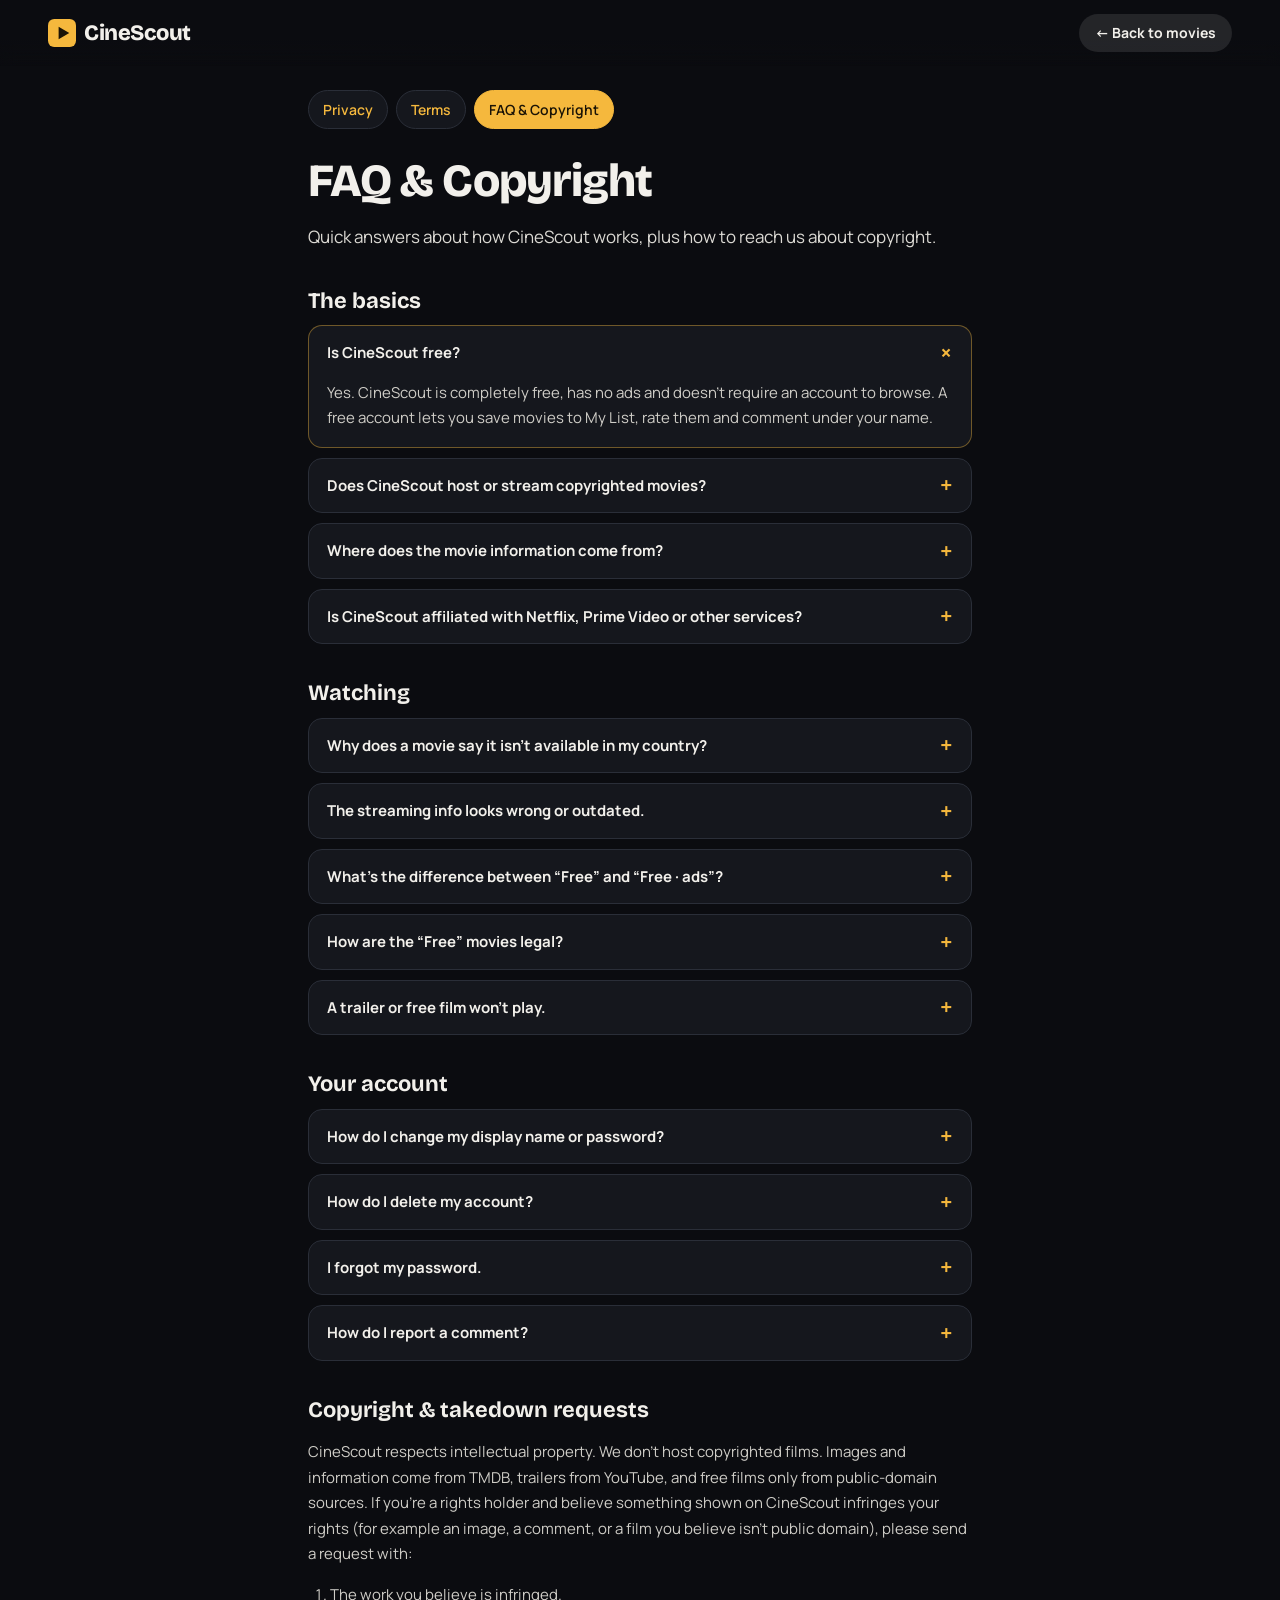
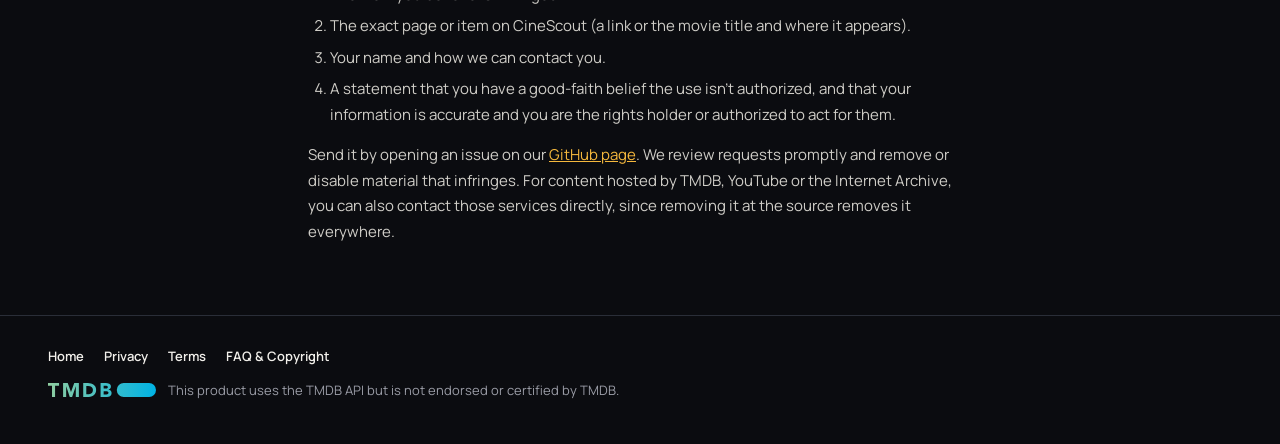
<file: faq.html>
<!doctype html>
<html lang="en">
<head>
  <meta charset="utf-8">
  <meta name="viewport" content="width=device-width, initial-scale=1">
  <title>FAQ &amp; Copyright – CineScout</title>
  <meta name="description" content="Answers about CineScout: is it free, does it host movies, why a movie isn't available in your country, how free classics are legal, and how to send a copyright takedown request.">
  <link rel="canonical" href="https://cinescout-jcs8.onrender.com/faq.html">
  <link rel="icon" href="favicon.svg" type="image/svg+xml">
  <link rel="icon" href="favicon-32.png" type="image/png" sizes="32x32">
  <link rel="apple-touch-icon" href="apple-touch-icon.png">
  <meta name="theme-color" content="#0b0c10">
  <link rel="preconnect" href="https://fonts.googleapis.com">
  <link rel="preconnect" href="https://fonts.gstatic.com" crossorigin>
  <link href="https://fonts.googleapis.com/css2?family=Bricolage+Grotesque:opsz,wght@12..96,600;12..96,800&family=Manrope:wght@400;500;600;700&display=swap" rel="stylesheet">
  <link rel="stylesheet" href="styles.css">
  <script type="application/ld+json">
  {
    "@context": "https://schema.org",
    "@type": "FAQPage",
    "mainEntity": [
      { "@type": "Question", "name": "Is CineScout free?",
        "acceptedAnswer": { "@type": "Answer", "text": "Yes. CineScout is completely free, has no ads and doesn't require an account to browse. A free account lets you save movies, rate and comment." } },
      { "@type": "Question", "name": "Does CineScout host or stream copyrighted movies?",
        "acceptedAnswer": { "@type": "Answer", "text": "No. CineScout doesn't host any copyrighted films. It shows movie information from TMDB and links to official services like Netflix, Prime Video and Disney+. The only films that play on CineScout are public-domain titles from the Internet Archive." } },
      { "@type": "Question", "name": "Why does a movie say it isn't available in my country?",
        "acceptedAnswer": { "@type": "Answer", "text": "Streaming rights differ by country. CineScout shows availability for the country selected under Where to watch on each movie. Try another country, or check back later because catalogs change often." } },
      { "@type": "Question", "name": "How are the free movies legal?",
        "acceptedAnswer": { "@type": "Answer", "text": "Films marked Free are in the public domain or openly licensed, for example because their copyright expired. They play from the Internet Archive's official player." } },
      { "@type": "Question", "name": "How do I report a copyright problem?",
        "acceptedAnswer": { "@type": "Answer", "text": "Open an issue on CineScout's GitHub page describing the content, where it appears on CineScout and your contact details. We review requests promptly and remove infringing material." } }
    ]
  }
  </script>
</head>
<body class="legal-page">
  <header class="topbar">
    <a class="brand" href="./" aria-label="CineScout home">
      <svg class="brand-mark" viewBox="0 0 100 100" aria-hidden="true"><rect width="100" height="100" rx="22" fill="#f5b83d"/><path d="M38 28 L76 50 L38 72 Z" fill="#1a1306"/></svg>CineScout
    </a>
    <a class="btn btn-ghost btn-sm legal-back" href="./">← Back to movies</a>
  </header>

  <main class="legal">
    <nav class="legal-tabs" aria-label="Site information">
      <a href="privacy.html">Privacy</a>
      <a href="terms.html">Terms</a>
      <a href="faq.html" aria-current="page">FAQ &amp; Copyright</a>
    </nav>

    <h1>FAQ &amp; Copyright</h1>
    <p class="lead">Quick answers about how CineScout works, plus how to reach us about copyright.</p>

    <h2>The basics</h2>
    <details open>
      <summary>Is CineScout free?</summary>
      <p>Yes. CineScout is completely free, has no ads and doesn't require an account to browse. A free account lets you save movies to My List, rate them and comment under your name.</p>
    </details>
    <details>
      <summary>Does CineScout host or stream copyrighted movies?</summary>
      <p>No. CineScout doesn't host, upload or distribute copyrighted films or shows. It shows movie information from TMDB and sends you to official services such as Netflix, Prime Video, Disney+ or Apple TV to watch. The only full films that play on CineScout are public-domain titles from the Internet Archive.</p>
    </details>
    <details>
      <summary>Where does the movie information come from?</summary>
      <p>Titles, posters, cast, ratings and trailers links come from <a href="https://www.themoviedb.org/" target="_blank" rel="noopener">The Movie Database (TMDB)</a>. Streaming availability is provided by <a href="https://www.justwatch.com/" target="_blank" rel="noopener">JustWatch</a> through TMDB. Trailers play from YouTube. CineScout uses the TMDB API but isn't endorsed or certified by TMDB.</p>
    </details>
    <details>
      <summary>Is CineScout affiliated with Netflix, Prime Video or other services?</summary>
      <p>No. We're not affiliated with, endorsed by or paid by any streaming service, studio or distributor. Buttons simply open a search for the title on that service's own website. All trademarks and logos belong to their owners.</p>
    </details>

    <h2>Watching</h2>
    <details>
      <summary>Why does a movie say it isn't available in my country?</summary>
      <p>Streaming rights differ by country. Each movie's <strong>Where to watch</strong> section uses the country shown next to it, which is detected from your browser. Pick another country to compare, and check back later because catalogs change often.</p>
    </details>
    <details>
      <summary>The streaming info looks wrong or outdated.</summary>
      <p>Availability comes from third parties and can lag behind real changes. Always confirm on the service itself before subscribing, renting or buying.</p>
    </details>
    <details>
      <summary>What's the difference between “Free” and “Free · ads”?</summary>
      <p><strong>Free</strong> movies are public-domain classics that play right here on CineScout. <strong>Free · ads</strong> movies stream free, usually with ads, on official services in your country such as Tubi, Plex, The Roku Channel, Pluto TV or YouTube. CineScout links you to that service; it doesn't stream those films itself. Turn on <strong>Free to watch</strong> in the filters to browse them. Kanopy and Hoopla are also free, with a public library card.</p>
    </details>
    <details>
      <summary>How are the “Free” movies legal?</summary>
      <p>Films marked <strong>Free</strong> are in the public domain or openly licensed, often because their copyright expired or was never renewed. Examples include <em>Night of the Living Dead</em> (1968), <em>Nosferatu</em> (1922) and <em>His Girl Friday</em> (1940). They play from the Internet Archive's official player. Public-domain status can differ by country, so please follow your local laws.</p>
    </details>
    <details>
      <summary>A trailer or free film won't play.</summary>
      <p>Videos are played by YouTube or the Internet Archive. Ad blockers, privacy extensions or a slow connection can stop them from loading, so try disabling the extension for this site or refreshing the page.</p>
    </details>

    <h2>Your account</h2>
    <details>
      <summary>How do I change my display name or password?</summary>
      <p>Sign in, click your initial in the top bar and choose <strong>Account settings</strong>. Changing your name also updates it on your older comments.</p>
    </details>
    <details>
      <summary>How do I delete my account?</summary>
      <p>Go to <strong>Account settings → Delete account</strong>. This permanently erases your account, My List, ratings and comments immediately.</p>
    </details>
    <details>
      <summary>I forgot my password.</summary>
      <p>Click <strong>Sign in → Forgot password?</strong> and we'll email you a reset link. Check your spam folder if it doesn't arrive within a few minutes.</p>
    </details>
    <details>
      <summary>How do I report a comment?</summary>
      <p>Click <strong>Report</strong> next to any comment. Reports are private, and we remove comments that break the <a href="terms.html">Terms of Use</a>.</p>
    </details>

    <h2 id="copyright">Copyright &amp; takedown requests</h2>
    <p>CineScout respects intellectual property. We don't host copyrighted films. Images and information come from TMDB, trailers from YouTube, and free films only from public-domain sources. If you're a rights holder and believe something shown on CineScout infringes your rights (for example an image, a comment, or a film you believe isn't public domain), please send a request with:</p>
    <ol>
      <li>The work you believe is infringed.</li>
      <li>The exact page or item on CineScout (a link or the movie title and where it appears).</li>
      <li>Your name and how we can contact you.</li>
      <li>A statement that you have a good-faith belief the use isn't authorized, and that your information is accurate and you are the rights holder or authorized to act for them.</li>
    </ol>
    <p>Send it by opening an issue on our <a href="https://github.com/iton123445/CineScout/issues" target="_blank" rel="noopener">GitHub page</a>. We review requests promptly and remove or disable material that infringes. For content hosted by TMDB, YouTube or the Internet Archive, you can also contact those services directly, since removing it at the source removes it everywhere.</p>
  </main>

  <footer class="footer">
    <nav class="footer-links" aria-label="Site information">
      <a href="./">Home</a><a href="privacy.html">Privacy</a><a href="terms.html">Terms</a><a href="faq.html">FAQ &amp; Copyright</a>
    </nav>
    <p class="tmdb-credit"><a href="https://www.themoviedb.org/" target="_blank" rel="noopener"><img src="tmdb-logo.svg" alt="TMDB" width="110" height="14"></a>
      This product uses the TMDB API but is not endorsed or certified by TMDB.</p>
  </footer>
</body>
</html>
</file>
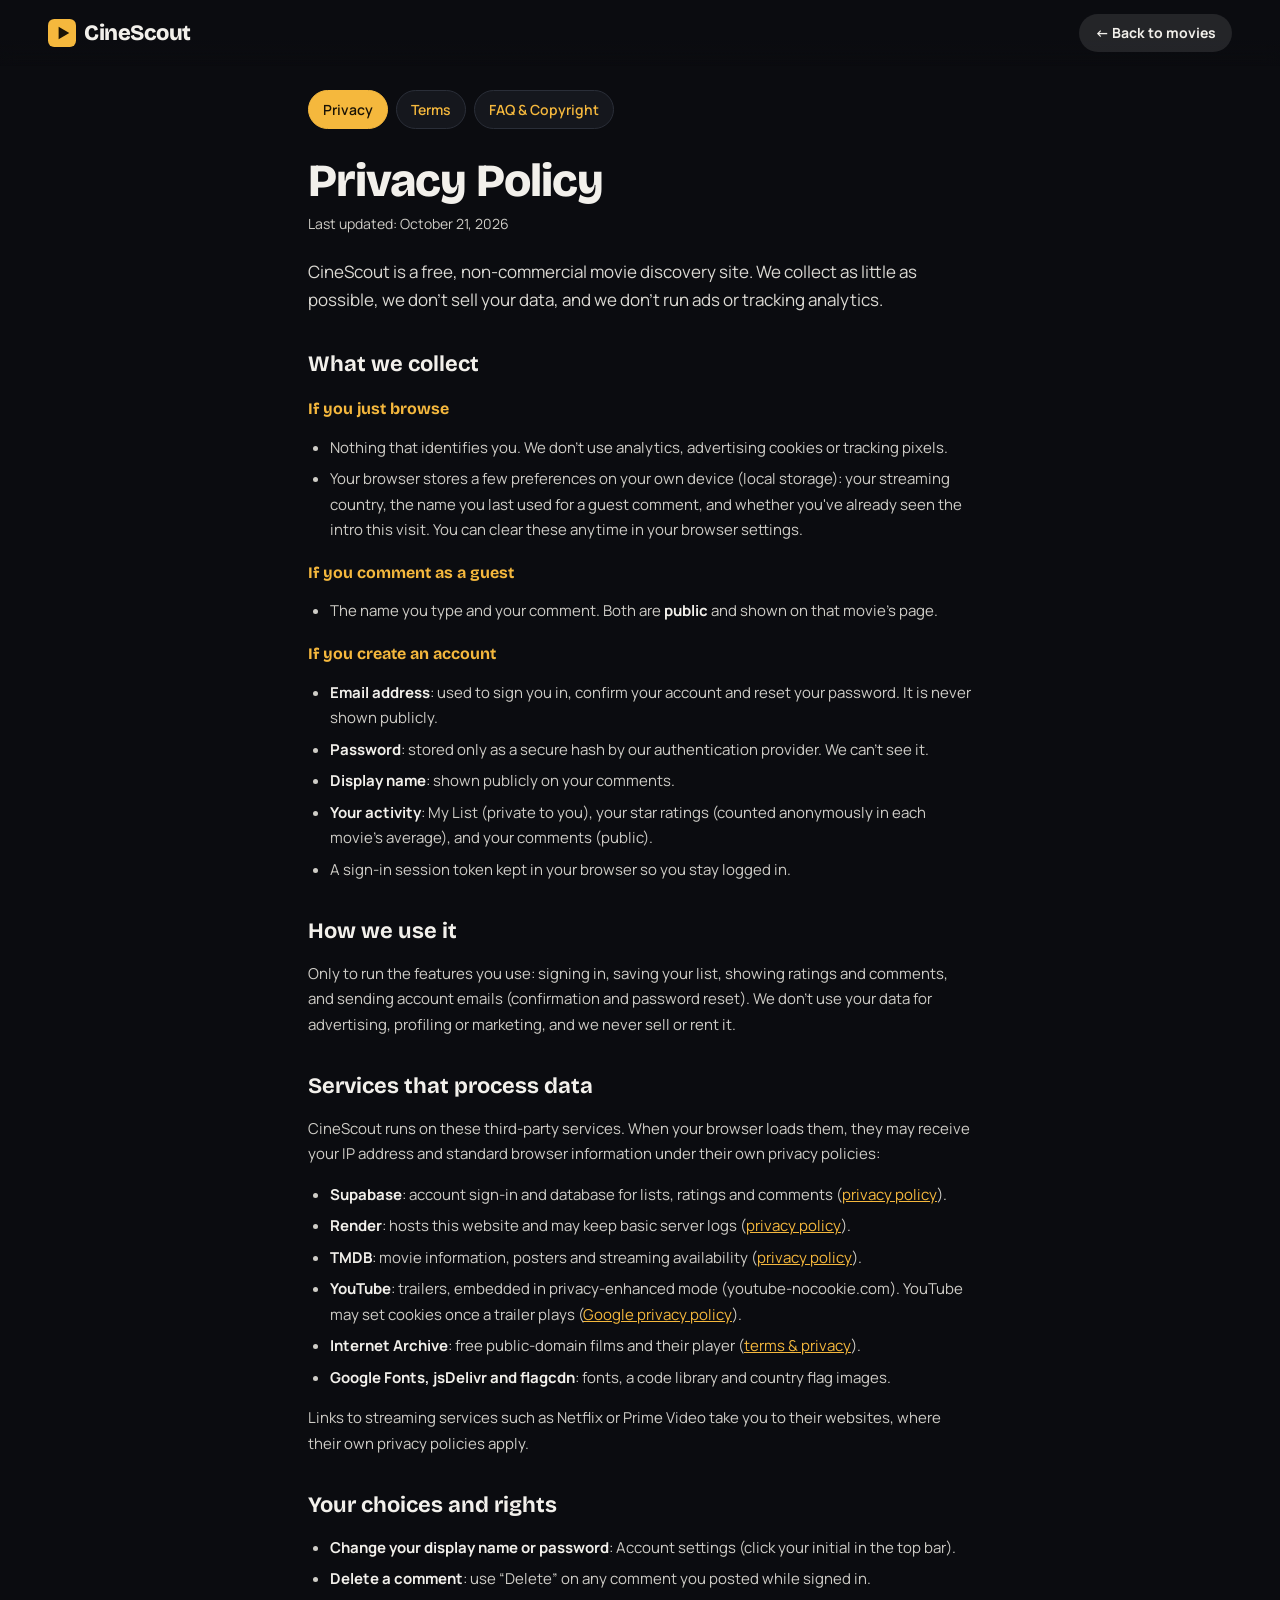
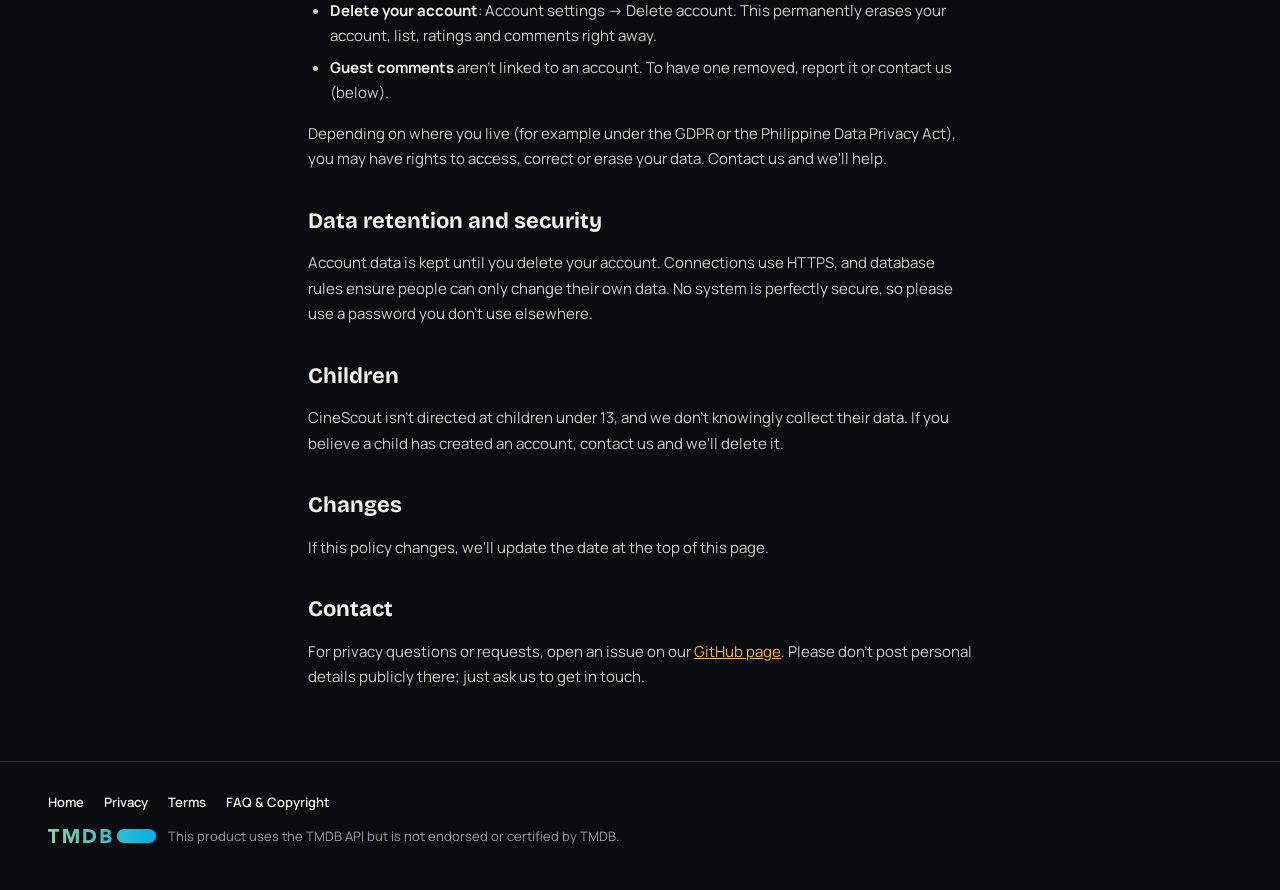
<file: privacy.html>
<!doctype html>
<html lang="en">
<head>
  <meta charset="utf-8">
  <meta name="viewport" content="width=device-width, initial-scale=1">
  <title>Privacy Policy – CineScout</title>
  <meta name="description" content="What CineScout collects, why, which services process it, and how to delete your account and data.">
  <link rel="canonical" href="https://cinescout-jcs8.onrender.com/privacy.html">
  <link rel="icon" href="favicon.svg" type="image/svg+xml">
  <link rel="icon" href="favicon-32.png" type="image/png" sizes="32x32">
  <link rel="apple-touch-icon" href="apple-touch-icon.png">
  <meta name="theme-color" content="#0b0c10">
  <link rel="preconnect" href="https://fonts.googleapis.com">
  <link rel="preconnect" href="https://fonts.gstatic.com" crossorigin>
  <link href="https://fonts.googleapis.com/css2?family=Bricolage+Grotesque:opsz,wght@12..96,600;12..96,800&family=Manrope:wght@400;500;600;700&display=swap" rel="stylesheet">
  <link rel="stylesheet" href="styles.css">
</head>
<body class="legal-page">
  <header class="topbar">
    <a class="brand" href="./" aria-label="CineScout home">
      <svg class="brand-mark" viewBox="0 0 100 100" aria-hidden="true"><rect width="100" height="100" rx="22" fill="#f5b83d"/><path d="M38 28 L76 50 L38 72 Z" fill="#1a1306"/></svg>CineScout
    </a>
    <a class="btn btn-ghost btn-sm legal-back" href="./">← Back to movies</a>
  </header>

  <main class="legal">
    <nav class="legal-tabs" aria-label="Site information">
      <a href="privacy.html" aria-current="page">Privacy</a>
      <a href="terms.html">Terms</a>
      <a href="faq.html">FAQ &amp; Copyright</a>
    </nav>

    <h1>Privacy Policy</h1>
    <p class="legal-updated">Last updated: October 21, 2026</p>

    <p class="lead">CineScout is a free, non-commercial movie discovery site. We collect as little as possible, we don't sell your data, and we don't run ads or tracking analytics.</p>

    <h2>What we collect</h2>
    <h3>If you just browse</h3>
    <ul>
      <li>Nothing that identifies you. We don't use analytics, advertising cookies or tracking pixels.</li>
      <li>Your browser stores a few preferences on your own device (local storage): your streaming country, the name you last used for a guest comment, and whether you've already seen the intro this visit. You can clear these anytime in your browser settings.</li>
    </ul>
    <h3>If you comment as a guest</h3>
    <ul>
      <li>The name you type and your comment. Both are <strong>public</strong> and shown on that movie's page.</li>
    </ul>
    <h3>If you create an account</h3>
    <ul>
      <li><strong>Email address</strong>: used to sign you in, confirm your account and reset your password. It is never shown publicly.</li>
      <li><strong>Password</strong>: stored only as a secure hash by our authentication provider. We can't see it.</li>
      <li><strong>Display name</strong>: shown publicly on your comments.</li>
      <li><strong>Your activity</strong>: My List (private to you), your star ratings (counted anonymously in each movie's average), and your comments (public).</li>
      <li>A sign-in session token kept in your browser so you stay logged in.</li>
    </ul>

    <h2>How we use it</h2>
    <p>Only to run the features you use: signing in, saving your list, showing ratings and comments, and sending account emails (confirmation and password reset). We don't use your data for advertising, profiling or marketing, and we never sell or rent it.</p>

    <h2>Services that process data</h2>
    <p>CineScout runs on these third-party services. When your browser loads them, they may receive your IP address and standard browser information under their own privacy policies:</p>
    <ul>
      <li><strong>Supabase</strong>: account sign-in and database for lists, ratings and comments (<a href="https://supabase.com/privacy" target="_blank" rel="noopener">privacy policy</a>).</li>
      <li><strong>Render</strong>: hosts this website and may keep basic server logs (<a href="https://render.com/privacy" target="_blank" rel="noopener">privacy policy</a>).</li>
      <li><strong>TMDB</strong>: movie information, posters and streaming availability (<a href="https://www.themoviedb.org/privacy-policy" target="_blank" rel="noopener">privacy policy</a>).</li>
      <li><strong>YouTube</strong>: trailers, embedded in privacy-enhanced mode (youtube-nocookie.com). YouTube may set cookies once a trailer plays (<a href="https://policies.google.com/privacy" target="_blank" rel="noopener">Google privacy policy</a>).</li>
      <li><strong>Internet Archive</strong>: free public-domain films and their player (<a href="https://archive.org/about/terms" target="_blank" rel="noopener">terms &amp; privacy</a>).</li>
      <li><strong>Google Fonts, jsDelivr and flagcdn</strong>: fonts, a code library and country flag images.</li>
    </ul>
    <p>Links to streaming services such as Netflix or Prime Video take you to their websites, where their own privacy policies apply.</p>

    <h2>Your choices and rights</h2>
    <ul>
      <li><strong>Change your display name or password</strong>: Account settings (click your initial in the top bar).</li>
      <li><strong>Delete a comment</strong>: use “Delete” on any comment you posted while signed in.</li>
      <li><strong>Delete your account</strong>: Account settings → Delete account. This permanently erases your account, list, ratings and comments right away.</li>
      <li><strong>Guest comments</strong> aren't linked to an account. To have one removed, report it or contact us (below).</li>
    </ul>
    <p>Depending on where you live (for example under the GDPR or the Philippine Data Privacy Act), you may have rights to access, correct or erase your data. Contact us and we'll help.</p>

    <h2>Data retention and security</h2>
    <p>Account data is kept until you delete your account. Connections use HTTPS, and database rules ensure people can only change their own data. No system is perfectly secure, so please use a password you don't use elsewhere.</p>

    <h2>Children</h2>
    <p>CineScout isn't directed at children under 13, and we don't knowingly collect their data. If you believe a child has created an account, contact us and we'll delete it.</p>

    <h2>Changes</h2>
    <p>If this policy changes, we'll update the date at the top of this page.</p>

    <h2>Contact</h2>
    <p>For privacy questions or requests, open an issue on our <a href="https://github.com/iton123445/CineScout/issues" target="_blank" rel="noopener">GitHub page</a>. Please don't post personal details publicly there; just ask us to get in touch.</p>
  </main>

  <footer class="footer">
    <nav class="footer-links" aria-label="Site information">
      <a href="./">Home</a><a href="privacy.html">Privacy</a><a href="terms.html">Terms</a><a href="faq.html">FAQ &amp; Copyright</a>
    </nav>
    <p class="tmdb-credit"><a href="https://www.themoviedb.org/" target="_blank" rel="noopener"><img src="tmdb-logo.svg" alt="TMDB" width="110" height="14"></a>
      This product uses the TMDB API but is not endorsed or certified by TMDB.</p>
  </footer>
</body>
</html>
</file>
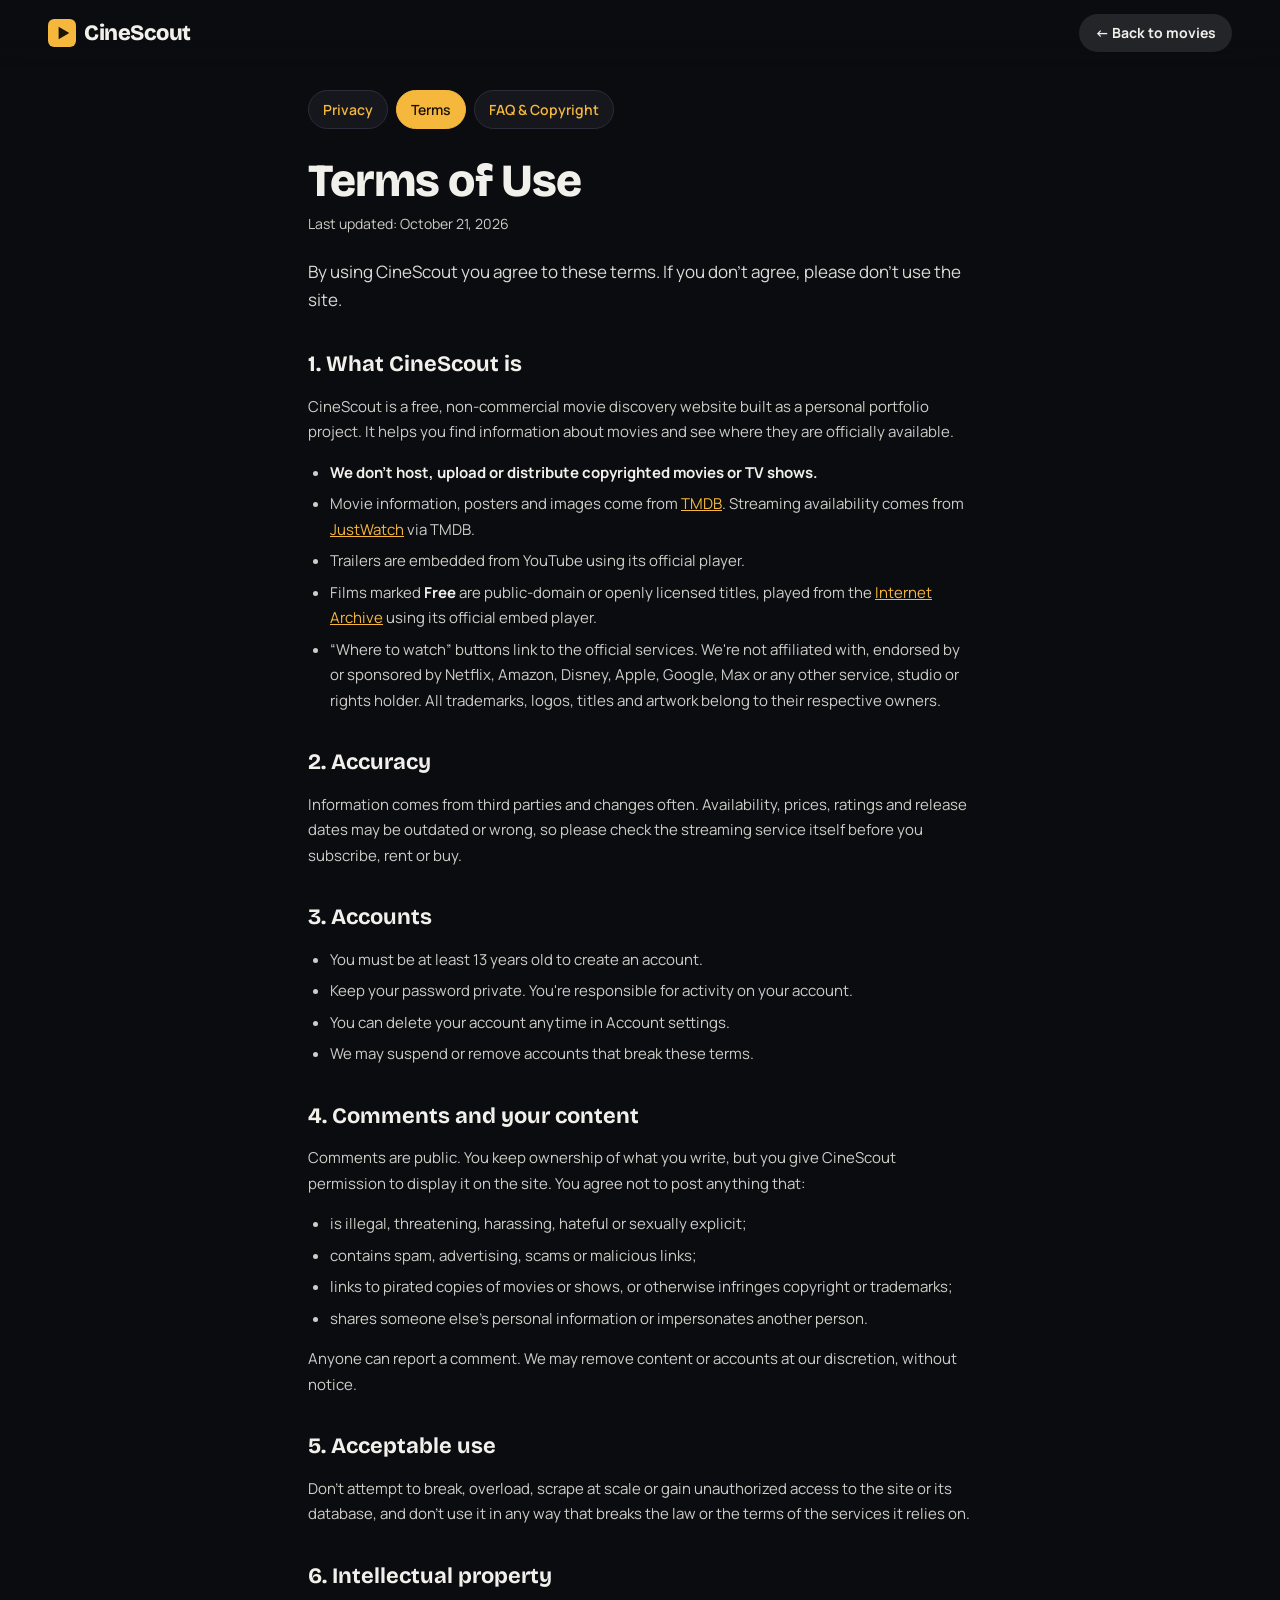
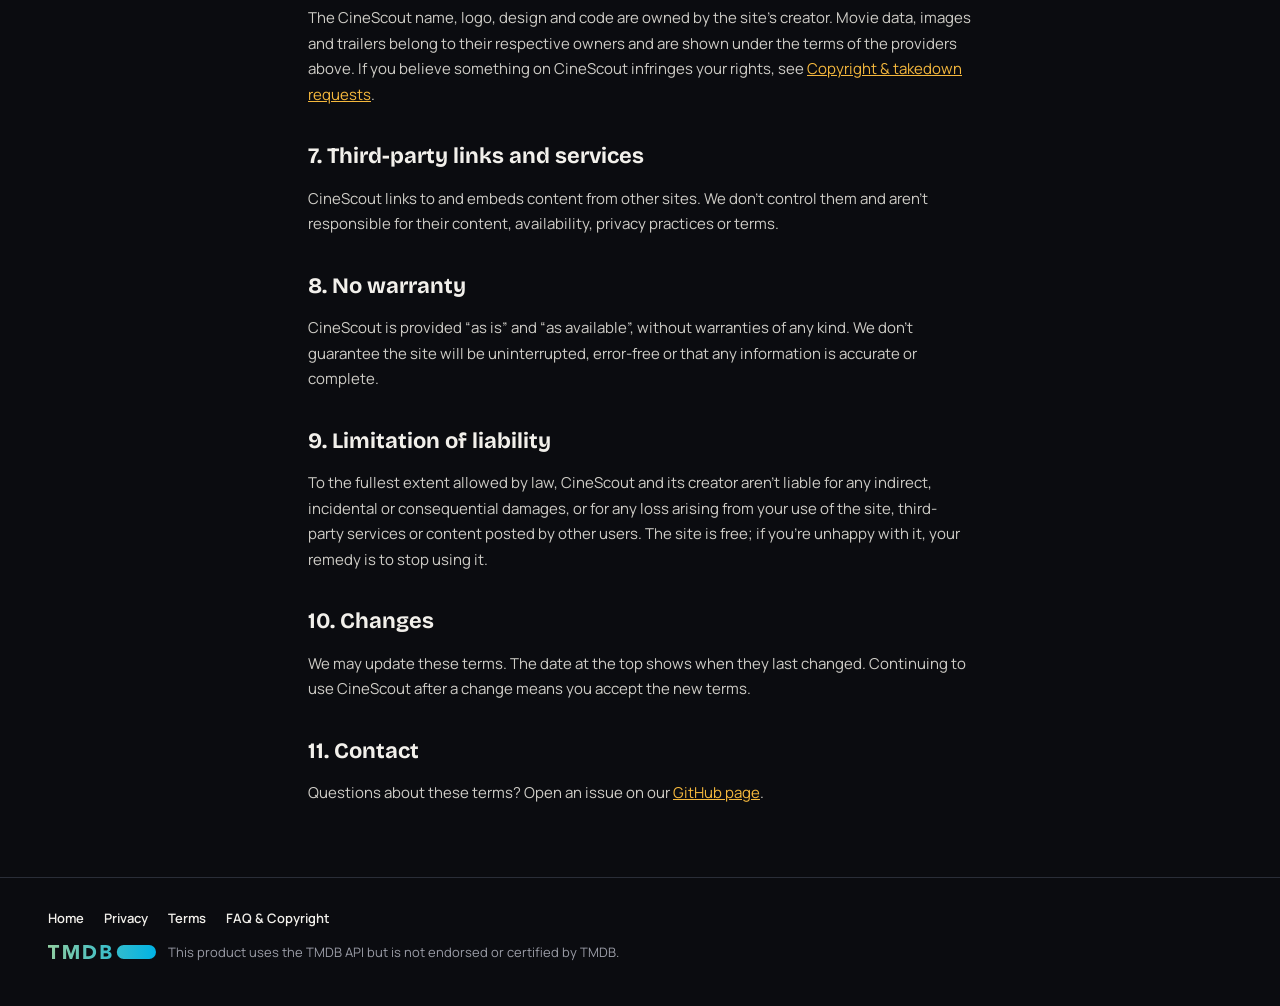
<file: terms.html>
<!doctype html>
<html lang="en">
<head>
  <meta charset="utf-8">
  <meta name="viewport" content="width=device-width, initial-scale=1">
  <title>Terms of Use – CineScout</title>
  <meta name="description" content="The rules for using CineScout: what the service is, accounts, comments, third-party content and limits of liability.">
  <link rel="canonical" href="https://cinescout-jcs8.onrender.com/terms.html">
  <link rel="icon" href="favicon.svg" type="image/svg+xml">
  <link rel="icon" href="favicon-32.png" type="image/png" sizes="32x32">
  <link rel="apple-touch-icon" href="apple-touch-icon.png">
  <meta name="theme-color" content="#0b0c10">
  <link rel="preconnect" href="https://fonts.googleapis.com">
  <link rel="preconnect" href="https://fonts.gstatic.com" crossorigin>
  <link href="https://fonts.googleapis.com/css2?family=Bricolage+Grotesque:opsz,wght@12..96,600;12..96,800&family=Manrope:wght@400;500;600;700&display=swap" rel="stylesheet">
  <link rel="stylesheet" href="styles.css">
</head>
<body class="legal-page">
  <header class="topbar">
    <a class="brand" href="./" aria-label="CineScout home">
      <svg class="brand-mark" viewBox="0 0 100 100" aria-hidden="true"><rect width="100" height="100" rx="22" fill="#f5b83d"/><path d="M38 28 L76 50 L38 72 Z" fill="#1a1306"/></svg>CineScout
    </a>
    <a class="btn btn-ghost btn-sm legal-back" href="./">← Back to movies</a>
  </header>

  <main class="legal">
    <nav class="legal-tabs" aria-label="Site information">
      <a href="privacy.html">Privacy</a>
      <a href="terms.html" aria-current="page">Terms</a>
      <a href="faq.html">FAQ &amp; Copyright</a>
    </nav>

    <h1>Terms of Use</h1>
    <p class="legal-updated">Last updated: October 21, 2026</p>

    <p class="lead">By using CineScout you agree to these terms. If you don't agree, please don't use the site.</p>

    <h2>1. What CineScout is</h2>
    <p>CineScout is a free, non-commercial movie discovery website built as a personal portfolio project. It helps you find information about movies and see where they are officially available.</p>
    <ul>
      <li><strong>We don't host, upload or distribute copyrighted movies or TV shows.</strong></li>
      <li>Movie information, posters and images come from <a href="https://www.themoviedb.org/" target="_blank" rel="noopener">TMDB</a>. Streaming availability comes from <a href="https://www.justwatch.com/" target="_blank" rel="noopener">JustWatch</a> via TMDB.</li>
      <li>Trailers are embedded from YouTube using its official player.</li>
      <li>Films marked <strong>Free</strong> are public-domain or openly licensed titles, played from the <a href="https://archive.org/details/feature_films" target="_blank" rel="noopener">Internet Archive</a> using its official embed player.</li>
      <li>“Where to watch” buttons link to the official services. We're not affiliated with, endorsed by or sponsored by Netflix, Amazon, Disney, Apple, Google, Max or any other service, studio or rights holder. All trademarks, logos, titles and artwork belong to their respective owners.</li>
    </ul>

    <h2>2. Accuracy</h2>
    <p>Information comes from third parties and changes often. Availability, prices, ratings and release dates may be outdated or wrong, so please check the streaming service itself before you subscribe, rent or buy.</p>

    <h2>3. Accounts</h2>
    <ul>
      <li>You must be at least 13 years old to create an account.</li>
      <li>Keep your password private. You're responsible for activity on your account.</li>
      <li>You can delete your account anytime in Account settings.</li>
      <li>We may suspend or remove accounts that break these terms.</li>
    </ul>

    <h2>4. Comments and your content</h2>
    <p>Comments are public. You keep ownership of what you write, but you give CineScout permission to display it on the site. You agree not to post anything that:</p>
    <ul>
      <li>is illegal, threatening, harassing, hateful or sexually explicit;</li>
      <li>contains spam, advertising, scams or malicious links;</li>
      <li>links to pirated copies of movies or shows, or otherwise infringes copyright or trademarks;</li>
      <li>shares someone else's personal information or impersonates another person.</li>
    </ul>
    <p>Anyone can report a comment. We may remove content or accounts at our discretion, without notice.</p>

    <h2>5. Acceptable use</h2>
    <p>Don't attempt to break, overload, scrape at scale or gain unauthorized access to the site or its database, and don't use it in any way that breaks the law or the terms of the services it relies on.</p>

    <h2>6. Intellectual property</h2>
    <p>The CineScout name, logo, design and code are owned by the site's creator. Movie data, images and trailers belong to their respective owners and are shown under the terms of the providers above. If you believe something on CineScout infringes your rights, see <a href="faq.html#copyright">Copyright &amp; takedown requests</a>.</p>

    <h2>7. Third-party links and services</h2>
    <p>CineScout links to and embeds content from other sites. We don't control them and aren't responsible for their content, availability, privacy practices or terms.</p>

    <h2>8. No warranty</h2>
    <p>CineScout is provided “as is” and “as available”, without warranties of any kind. We don't guarantee the site will be uninterrupted, error-free or that any information is accurate or complete.</p>

    <h2>9. Limitation of liability</h2>
    <p>To the fullest extent allowed by law, CineScout and its creator aren't liable for any indirect, incidental or consequential damages, or for any loss arising from your use of the site, third-party services or content posted by other users. The site is free; if you're unhappy with it, your remedy is to stop using it.</p>

    <h2>10. Changes</h2>
    <p>We may update these terms. The date at the top shows when they last changed. Continuing to use CineScout after a change means you accept the new terms.</p>

    <h2>11. Contact</h2>
    <p>Questions about these terms? Open an issue on our <a href="https://github.com/iton123445/CineScout/issues" target="_blank" rel="noopener">GitHub page</a>.</p>
  </main>

  <footer class="footer">
    <nav class="footer-links" aria-label="Site information">
      <a href="./">Home</a><a href="privacy.html">Privacy</a><a href="terms.html">Terms</a><a href="faq.html">FAQ &amp; Copyright</a>
    </nav>
    <p class="tmdb-credit"><a href="https://www.themoviedb.org/" target="_blank" rel="noopener"><img src="tmdb-logo.svg" alt="TMDB" width="110" height="14"></a>
      This product uses the TMDB API but is not endorsed or certified by TMDB.</p>
  </footer>
</body>
</html>
</file>
<file: styles.css>
:root {
  --bg: #0b0c10;
  --surface: #15171d;
  --surface-2: #1e2129;
  --line: #2a2e38;
  --text: #f2f0eb;
  --muted: #9a9ca6;
  --accent: #f5b83d;
  --accent-ink: #1a1306;
  --free: #4fd18b;
  --radius: 14px;
  --gutter: clamp(16px, 4vw, 48px);
  --font-display: "Bricolage Grotesque", system-ui, sans-serif;
  --font-body: "Manrope", system-ui, sans-serif;
  color-scheme: dark;
}

* { box-sizing: border-box; }
[hidden] { display: none !important; }
html, body { margin: 0; }
body {
  background: var(--bg);
  color: var(--text);
  font: 15px/1.55 var(--font-body);
  -webkit-font-smoothing: antialiased;
  overflow-x: hidden;
}
a { color: inherit; }
img { display: block; max-width: 100%; }
button, input, select { font: inherit; color: inherit; }
.sr-only { position: absolute; width: 1px; height: 1px; overflow: hidden; clip: rect(0 0 0 0); }
:focus-visible { outline: 2px solid var(--accent); outline-offset: 2px; }

/* Top bar */
.topbar {
  position: sticky; top: 0; z-index: 20;
  display: flex; align-items: center; gap: 16px;
  padding: 14px var(--gutter);
  background: linear-gradient(var(--bg) 60%, transparent);
  backdrop-filter: blur(8px);
}
.brand {
  display: flex; align-items: center; gap: 8px;
  font: 800 22px/1 var(--font-display); letter-spacing: -0.02em;
  text-decoration: none; white-space: nowrap;
}
.brand-mark { width: 28px; height: 28px; flex: none; transition: transform .3s var(--ease-out, ease); }
.brand:hover .brand-mark { transform: rotate(-8deg) scale(1.08); }

/* ---------- Logo intro ---------- */
.intro {
  position: fixed; inset: 0; z-index: 100; display: grid; place-items: center;
  background: radial-gradient(circle at 50% 45%, #1a1508 0%, var(--bg) 60%);
  animation: intro-failsafe 0s 7s forwards; /* never block the page if scripts fail */
}
.intro.done { opacity: 0; visibility: hidden; transition: opacity .6s ease, visibility 0s .6s; }
.intro-logo { display: flex; align-items: center; gap: 18px; transition: transform .7s cubic-bezier(.6, 0, .4, 1), filter .7s; }
.intro.done .intro-logo { transform: scale(1.8); filter: blur(6px); }
.intro-mark { width: clamp(64px, 14vw, 104px); height: auto; overflow: visible; filter: drop-shadow(0 0 0 #f5b83d00); animation: mark-glow 1.2s ease-out 1.05s both; }
.intro .piece {
  transform-box: fill-box; transform-origin: center;
  animation: assemble .95s cubic-bezier(.2, .85, .25, 1) var(--d) both;
}
.intro .whole { opacity: 0; animation: fade-in .25s ease 1.3s forwards; }
.intro-quick .intro .whole { animation-delay: .7s; }
.intro-word {
  position: relative; display: flex;
  font: 800 clamp(34px, 8vw, 64px)/1 var(--font-display); letter-spacing: -0.03em; color: var(--text);
}
.intro-word span { display: inline-block; animation: letter-in .8s cubic-bezier(.2, .85, .25, 1) var(--d) both; }
.intro-word::after {
  content: ""; position: absolute; inset: -10% -20%;
  background: linear-gradient(105deg, transparent 40%, #ffffff55 50%, transparent 60%);
  transform: translateX(-120%); animation: sweep .9s ease-in-out 1.55s both;
  mix-blend-mode: overlay; pointer-events: none;
}
@keyframes assemble {
  0% { transform: translate(var(--x), var(--y)) rotate(var(--r)) scale(.4); opacity: 0; }
  35% { opacity: 1; }
  100% { transform: none; opacity: 1; }
}
@keyframes letter-in {
  0% { transform: translate(var(--x), var(--y)) rotate(var(--r)) scale(.5); opacity: 0; filter: blur(8px); }
  100% { transform: none; opacity: 1; filter: none; }
}
@keyframes mark-glow {
  0% { filter: drop-shadow(0 0 0 #f5b83d00); }
  40% { filter: drop-shadow(0 0 28px #f5b83daa); }
  100% { filter: drop-shadow(0 0 10px #f5b83d44); }
}
@keyframes sweep { to { transform: translateX(120%); } }
@keyframes intro-failsafe { to { opacity: 0; visibility: hidden; } }

/* Reloads in the same visit: same assembly, twice as fast */
.intro-quick .intro .piece { animation-duration: .5s; animation-delay: calc(var(--d) / 2); }
.intro-quick .intro-word span { animation-duration: .45s; animation-delay: calc(var(--d) / 2.2); }
.intro-quick .intro-mark { animation-delay: .55s; }
.intro-quick .intro-word::after { animation-delay: .8s; }

/* ---------- Loader: the logo breaking apart and re-forming ---------- */
.loader { display: grid; place-items: center; gap: 12px; padding: 40px 16px; color: var(--muted); font-size: 14px; }
.loader svg { width: 46px; height: 46px; overflow: visible; }
.loader .piece { transform-box: fill-box; transform-origin: center; animation: regroup 1.6s cubic-bezier(.5, 0, .3, 1) infinite; }
.loader .piece:nth-child(1) { --x: -26px; --y: -26px; --r: -90deg; }
.loader .piece:nth-child(2) { --x: 26px; --y: -26px; --r: 90deg; animation-delay: .08s; }
.loader .piece:nth-child(3) { --x: -26px; --y: 26px; --r: 90deg; animation-delay: .16s; }
.loader .piece:nth-child(4) { --x: 26px; --y: 26px; --r: -90deg; animation-delay: .24s; }
.loader.small { padding: 16px; grid-auto-flow: column; justify-content: start; }
.loader.small svg { width: 26px; height: 26px; }
@keyframes regroup {
  0%, 12% { transform: translate(var(--x), var(--y)) rotate(var(--r)) scale(.5); opacity: 0; }
  40%, 72% { transform: none; opacity: 1; }
  100% { transform: translate(calc(var(--x) * -1), calc(var(--y) * -1)) rotate(calc(var(--r) * -1)) scale(.5); opacity: 0; }
}
.search { flex: 1; max-width: 520px; margin-left: auto; }
.search input {
  width: 100%; padding: 10px 16px; border-radius: 999px;
  background: var(--surface); border: 1px solid var(--line); outline: none;
}
.search input:focus { border-color: var(--accent); }
.auth-area { margin-left: 4px; }

/* Filter bar: genre chips + country and sort */
.filters {
  position: relative; display: flex; flex-wrap: wrap; align-items: center; gap: 14px 20px;
  padding: 22px var(--gutter) 0;
}
.genre-chips {
  display: flex; gap: 8px; flex: 1 1 420px; min-width: 0;
  overflow-x: auto; scrollbar-width: none; padding: 2px 0 4px;
  mask-image: linear-gradient(90deg, #000 92%, transparent);
}
.genre-chips::-webkit-scrollbar { display: none; }
.gchip {
  flex: none; padding: 8px 16px; border-radius: 999px; cursor: pointer; white-space: nowrap;
  background: var(--surface); border: 1px solid var(--line); font-size: 14px; font-weight: 600;
  transition: background .2s, border-color .2s, color .2s, transform .15s;
}
.gchip:hover { border-color: var(--accent); transform: translateY(-1px); }
.gchip[aria-pressed="true"] { background: var(--accent); border-color: var(--accent); color: var(--accent-ink); }
.filter-selects { display: flex; flex-wrap: wrap; gap: 10px; }
.select-wrap { display: flex; align-items: center; gap: 8px; font-size: 13px; color: var(--muted); font-weight: 600; }
.select-wrap select {
  padding: 9px 12px; border-radius: 999px; background: var(--surface); color: var(--text);
  border: 1px solid var(--line); cursor: pointer; max-width: 210px; text-overflow: ellipsis;
}
.select-wrap select:focus { border-color: var(--accent); outline: none; }
.select-wrap.compact select { padding: 6px 10px; font-size: 13px; }
/* Country picker */
.picker { position: relative; }
.picker-btn {
  display: flex; align-items: center; gap: 10px; min-width: 190px; max-width: 260px;
  padding: 7px 12px 7px 8px; border-radius: 999px; cursor: pointer; text-align: left;
  background: var(--surface); border: 1px solid var(--line); color: var(--text); font-weight: 600; font-size: 14px;
  transition: border-color .2s, background .2s;
}
.picker-btn:hover, .picker.is-open .picker-btn { border-color: var(--accent); }
.picker-current { display: flex; align-items: center; gap: 9px; min-width: 0; flex: 1; }
.picker-label { overflow: hidden; text-overflow: ellipsis; white-space: nowrap; }
.picker-chev { width: 16px; height: 16px; flex: none; fill: none; stroke: var(--muted); stroke-width: 2.4; stroke-linecap: round; stroke-linejoin: round; transition: transform .25s var(--ease-out, ease); }
.picker.is-open .picker-chev { transform: rotate(180deg); stroke: var(--accent); }
.flag { width: 24px; height: 17px; flex: none; border-radius: 4px; object-fit: cover; box-shadow: 0 0 0 1px #ffffff1f; background: var(--surface-2); }
.flag-globe, .flag-code { display: grid; place-items: center; box-shadow: none; background: #f5b83d22; color: var(--accent); font-size: 9px; font-weight: 800; }
.flag-globe svg { width: 15px; height: 15px; fill: none; stroke: currentColor; stroke-width: 1.8; }

.picker-panel {
  position: absolute; top: calc(100% + 8px); left: 0; z-index: 40; width: 300px;
  padding: 8px; border-radius: 16px; background: var(--surface); border: 1px solid var(--line);
  box-shadow: 0 24px 60px #000c; animation: picker-in .22s var(--ease-out, ease);
}
.picker.align-right .picker-panel { left: auto; right: 0; }
.picker-backdrop { display: none; }
.picker-sheet-head { display: none; }
@keyframes picker-in { from { opacity: 0; transform: translateY(-6px) scale(.98); } to { opacity: 1; transform: none; } }
.picker-search {
  display: flex; align-items: center; gap: 8px; padding: 0 12px; margin-bottom: 6px;
  border-radius: 10px; background: var(--bg); border: 1px solid var(--line);
}
.picker-search:focus-within { border-color: var(--accent); }
.picker-search svg { width: 16px; height: 16px; flex: none; fill: none; stroke: var(--muted); stroke-width: 2; stroke-linecap: round; }
.picker-search input { flex: 1; min-width: 0; padding: 10px 0; border: 0; outline: none; background: none; color: var(--text); font-size: 14px; }
.picker-list { list-style: none; margin: 0; padding: 0 2px 2px; max-height: 320px; overflow-y: auto; overscroll-behavior: contain; scrollbar-width: thin; scrollbar-color: var(--line) transparent; }
.picker-group { padding: 10px 10px 4px; font-size: 11px; font-weight: 800; letter-spacing: .08em; text-transform: uppercase; color: var(--muted); }
.picker-list [role="option"] {
  display: flex; align-items: center; gap: 10px; padding: 8px 10px; border-radius: 9px; cursor: pointer; font-size: 14px;
}
.picker-list [role="option"].is-active { background: var(--surface-2); }
.picker-list [role="option"].is-selected { color: var(--accent); font-weight: 700; }
.opt-name { flex: 1; min-width: 0; overflow: hidden; text-overflow: ellipsis; white-space: nowrap; }
.picker-check { width: 16px; height: 16px; flex: none; fill: none; stroke: var(--accent); stroke-width: 2.6; stroke-linecap: round; stroke-linejoin: round; opacity: 0; }
.is-selected .picker-check { opacity: 1; }
.picker-empty { padding: 18px 10px; text-align: center; color: var(--muted); font-size: 14px; }

/* Free-to-watch toggle and badges */
.free-toggle {
  display: inline-flex; align-items: center; gap: 8px; padding: 9px 16px; border-radius: 999px; cursor: pointer;
  background: var(--surface); border: 1px solid var(--line); color: var(--text); font-size: 14px; font-weight: 700;
  transition: background .2s, border-color .2s, color .2s, transform .15s;
}
.free-toggle svg { width: 17px; height: 17px; fill: none; stroke: currentColor; stroke-width: 1.9; stroke-linejoin: round; }
.free-toggle:hover { border-color: var(--free); transform: translateY(-1px); }
.free-toggle[aria-pressed="true"] { background: var(--free); border-color: var(--free); color: #062314; box-shadow: 0 4px 14px #4fd18b44; }
.badge-ads { background: #062314cc; color: var(--free); border: 1px solid #4fd18b99; backdrop-filter: blur(4px); }
.row-side { display: flex; align-items: baseline; gap: 14px; }
.free-ads-box {
  margin: 4px 0 16px; padding: 14px 16px; border-radius: var(--radius);
  background: linear-gradient(135deg, #0f2a1c, #10241c); border: 1px solid #1f5a3b;
}
.free-ads-box > p { margin: 0 0 10px; color: #c8f0d9; }
.free-ads-box .muted { margin: 10px 0 0; }
.free-ads-box .provider { background: #0b1f15; border-color: #1f5a3b; }
.free-ads-box .provider:hover { border-color: var(--free); }

/* Sort: segmented toggle with a sliding highlight */
.segmented {
  position: relative; display: inline-flex; padding: 4px; border-radius: 999px;
  background: var(--surface); border: 1px solid var(--line); isolation: isolate;
}
.segmented button {
  display: flex; align-items: center; gap: 6px; padding: 7px 14px; border: 0; border-radius: 999px;
  background: none; cursor: pointer; font-size: 13.5px; font-weight: 700; color: var(--muted); white-space: nowrap;
  transition: color .25s;
}
.segmented button:hover { color: var(--text); }
.segmented button[aria-checked="true"] { color: var(--accent-ink); }
.segmented svg { width: 15px; height: 15px; fill: currentColor; }
.segmented button[data-sort="new"] svg { fill: none; stroke: currentColor; stroke-width: 2.2; stroke-linecap: round; }
.seg-thumb {
  position: absolute; z-index: -1; top: 4px; bottom: 4px; left: 0; border-radius: 999px;
  width: var(--thumb-w, 0); transform: translateX(var(--thumb-x, 0)); background: var(--accent);
  box-shadow: 0 4px 14px #f5b83d44; opacity: 0;
}
.segmented.ready .seg-thumb { opacity: 1; transition: transform .35s var(--ease-out, ease), width .35s var(--ease-out, ease); }

.where-head { display: flex; flex-wrap: wrap; align-items: center; justify-content: space-between; gap: 6px 12px; margin: 24px 0 10px; }
.where-head .section-title { margin: 0; }
.load-more { display: flex; justify-content: center; padding: 26px var(--gutter) 0; }
#browse { padding-top: 22px; }
#filters, #browse { scroll-margin-top: 120px; }

.notice {
  position: relative; margin: 8px var(--gutter) 0; padding: 14px 18px; border-radius: var(--radius);
  background: #2a2210; border: 1px solid #5a4614; color: #f7e3b5;
}
.notice code { background: #00000055; padding: 1px 6px; border-radius: 6px; }

/* Hero */
.hero {
  position: relative; min-height: min(70vh, 620px);
  display: flex; align-items: flex-end;
  padding: 0 var(--gutter) 56px; margin-top: -64px;
  background-size: cover; background-position: center 20%;
}
.hero { isolation: isolate; overflow: hidden; }
.hero-video {
  position: absolute; inset: 0; z-index: 0; pointer-events: none;
  container-type: size; opacity: 0; transition: opacity 1.4s ease;
}
.hero-video.playing { opacity: 1; }
.hero-video iframe {
  position: absolute; top: 50%; left: 50%; border: 0;
  width: max(100cqw, 177.78cqh); height: max(56.25cqw, 100cqh);
  transform: translate(-50%, -50%) scale(1.2);
}
.hero-sound {
  position: absolute; right: var(--gutter); bottom: 56px; z-index: 2;
  width: 42px; height: 42px; border-radius: 50%; cursor: pointer;
  border: 1px solid #ffffff55; background: #0008; font-size: 17px;
}
.hero-sound:hover { border-color: var(--accent); }
.hero-inner { z-index: 2; }
.hero::before {
  z-index: 1;
  content: ""; position: absolute; inset: 0;
  background:
    linear-gradient(90deg, var(--bg) 0%, #0b0c10cc 35%, transparent 75%),
    linear-gradient(0deg, var(--bg) 0%, transparent 45%);
}
.hero-inner { position: relative; max-width: 620px; }
.eyebrow { color: var(--accent); font-weight: 700; font-size: 13px; letter-spacing: 0.12em; text-transform: uppercase; }
.hero h1, .hero-title {
  font: 800 clamp(36px, 6vw, 72px)/0.95 var(--font-display);
  letter-spacing: -0.03em; margin: 10px 0 14px;
}
.hero p { color: #d8d6d0; margin: 0 0 22px; display: -webkit-box; -webkit-line-clamp: 3; -webkit-box-orient: vertical; overflow: hidden; }
.actions { display: flex; flex-wrap: wrap; gap: 10px; }
.btn {
  display: inline-flex; align-items: center; gap: 8px;
  padding: 11px 20px; border-radius: 999px; border: 0; cursor: pointer;
  font-weight: 700; text-decoration: none; transition: transform .15s, background .15s;
}
.btn:hover { transform: translateY(-1px); }
.btn-primary { background: var(--accent); color: var(--accent-ink); }
.btn-free { background: var(--free); color: #062314; }
.btn-ghost { background: #ffffff1a; }
.btn-ghost:hover { background: #ffffff2a; }

/* Rows */
main { padding-bottom: 40px; }
.row { margin-top: 34px; }
.row-head {
  display: flex; align-items: baseline; justify-content: space-between; gap: 12px;
  padding: 0 var(--gutter); margin-bottom: 12px;
}
.row-head h2 { font: 700 21px/1.2 var(--font-display); margin: 0; letter-spacing: -0.01em; }
.row-head small { color: var(--muted); }
.link-btn { background: none; border: 0; color: var(--accent); cursor: pointer; font-weight: 600; white-space: nowrap; }
.track {
  display: grid; grid-auto-flow: column; grid-auto-columns: 158px; gap: 14px;
  overflow-x: auto; padding: 4px var(--gutter) 12px; scroll-snap-type: x proximity;
  scrollbar-width: thin; scrollbar-color: var(--line) transparent;
}
.grid {
  display: grid; grid-template-columns: repeat(auto-fill, minmax(150px, 1fr)); gap: 18px 14px;
  padding: 0 var(--gutter);
}
.search-results { padding-top: 16px; }

/* Cards */
.card {
  position: relative; text-align: left; background: none; border: 0; padding: 0; cursor: pointer;
  scroll-snap-align: start;
}
.poster {
  position: relative; aspect-ratio: 2 / 3; border-radius: 10px; overflow: hidden;
  background: var(--surface-2); transition: transform .2s, box-shadow .2s;
  isolation: isolate;
}
.poster img { width: 100%; height: 100%; object-fit: cover; }
.poster .ph {
  position: absolute; inset: 0; display: grid; place-items: center; padding: 12px;
  text-align: center; font: 700 15px/1.2 var(--font-display); color: var(--muted);
}
.card:hover .poster, .card:focus-visible .poster { transform: translateY(-4px); box-shadow: 0 14px 30px #0009; }
.card-title { margin-top: 8px; font-weight: 600; font-size: 14px; line-height: 1.3; display: -webkit-box; -webkit-line-clamp: 2; -webkit-box-orient: vertical; overflow: hidden; }
.card-meta { color: var(--muted); font-size: 12.5px; }
.badge {
  position: absolute; top: 8px; left: 8px; padding: 3px 8px; border-radius: 999px;
  font-size: 11px; font-weight: 800; letter-spacing: .04em; text-transform: uppercase;
}
.badge-free { background: var(--free); color: #062314; }
.rating {
  position: absolute; top: 8px; right: 8px; padding: 3px 7px; border-radius: 8px;
  background: #000a; font-size: 12px; font-weight: 700;
}
.skeleton .poster { animation: pulse 1.2s ease-in-out infinite; }
@keyframes pulse { 50% { opacity: .5; } }

/* Detail dialog */
.detail {
  width: min(980px, calc(100vw - 24px)); max-height: calc(100vh - 32px);
  padding: 0; border: 1px solid var(--line); border-radius: 18px;
  background: var(--surface); color: var(--text); overflow: auto;
}
.detail::backdrop { background: #000c; backdrop-filter: blur(4px); }
.close {
  position: sticky; top: 12px; float: right; margin: 12px 12px -48px 0; z-index: 3;
  width: 36px; height: 36px; border-radius: 50%; border: 0; cursor: pointer;
  background: #000a; font-size: 15px;
}
.d-backdrop { position: relative; aspect-ratio: 16 / 7; background: var(--surface-2) center / cover; }
.d-backdrop::after { content: ""; position: absolute; inset: 0; background: linear-gradient(0deg, var(--surface), transparent 70%); }
.d-main { display: grid; grid-template-columns: 200px minmax(0, 1fr); gap: 28px; padding: 0 32px 32px; margin-top: -90px; position: relative; }
.d-poster { border-radius: 12px; overflow: hidden; aspect-ratio: 2/3; background: var(--surface-2); box-shadow: 0 16px 40px #000a; }
.d-poster img { width: 100%; height: 100%; object-fit: cover; }
.d-info h2 { font: 800 clamp(26px, 4vw, 40px)/1.05 var(--font-display); margin: 60px 0 8px; letter-spacing: -0.02em; }
.d-tagline { color: var(--accent); font-style: italic; margin: 0 0 8px; }
.d-facts { display: flex; flex-wrap: wrap; gap: 6px 14px; color: var(--muted); font-size: 14px; margin-bottom: 14px; }
.d-overview { margin: 0 0 20px; color: #dcdad4; }
.chips { display: flex; flex-wrap: wrap; gap: 6px; margin-bottom: 18px; }
.chip { padding: 3px 10px; border-radius: 999px; background: var(--surface-2); font-size: 12.5px; }
.section-title { font: 700 16px/1.2 var(--font-display); margin: 24px 0 10px; }
.watch-group { margin-bottom: 12px; }
.watch-group h4 { margin: 0 0 6px; font-size: 12px; text-transform: uppercase; letter-spacing: .1em; color: var(--muted); }
.providers { display: flex; flex-wrap: wrap; gap: 10px; }
.provider {
  display: flex; align-items: center; gap: 8px; padding: 5px 12px 5px 5px; border-radius: 999px;
  background: var(--surface-2); text-decoration: none; font-size: 13px; font-weight: 600;
  border: 1px solid transparent; transition: border-color .15s;
}
.provider:hover { border-color: var(--accent); }
.provider img { width: 30px; height: 30px; border-radius: 8px; }
.muted { color: var(--muted); }
.free-box {
  margin: 18px 0; padding: 16px 18px; border-radius: var(--radius);
  background: #0f2a1c; border: 1px solid #1f5a3b;
}
.free-box p { margin: 0 0 12px; color: #c8f0d9; }
.player { position: relative; aspect-ratio: 16 / 9; background: #000; border-radius: 12px; overflow: hidden; margin-top: 14px; }
.player iframe { position: absolute; inset: 0; width: 100%; height: 100%; border: 0; }
.cast { display: grid; grid-auto-flow: column; grid-auto-columns: 92px; gap: 12px; overflow-x: auto; padding-bottom: 6px; }
.cast-item img, .cast-item .ph { width: 92px; height: 116px; border-radius: 10px; object-fit: cover; background: var(--surface-2); }
.cast-item b { display: block; font-size: 12.5px; margin-top: 6px; line-height: 1.25; }
.cast-item span { font-size: 12px; color: var(--muted); }

/* Accounts */
.btn-sm { padding: 8px 16px; font-size: 14px; }
.btn-block { width: 100%; justify-content: center; }
.btn-saved { background: #3a1420; color: #ff8fa8; border: 1px solid #6b2236; }
.btn:disabled { opacity: .6; cursor: wait; }
.auth-area { position: relative; }
.avatar {
  width: 38px; height: 38px; border-radius: 50%; border: 0; cursor: pointer;
  background: var(--accent); color: var(--accent-ink); font: 800 16px/1 var(--font-display);
}
.menu {
  position: absolute; right: 0; top: calc(100% + 8px); min-width: 200px; padding: 6px;
  background: var(--surface); border: 1px solid var(--line); border-radius: 12px;
  box-shadow: 0 16px 40px #000a;
}
.menu-head { padding: 8px 10px 10px; font-size: 13px; color: var(--muted); border-bottom: 1px solid var(--line); margin-bottom: 4px; }
.menu-head b { color: var(--text); }
.menu button {
  display: block; width: 100%; text-align: left; padding: 9px 10px; border: 0; border-radius: 8px;
  background: none; cursor: pointer;
}
.menu button:hover { background: var(--surface-2); }

.auth {
  width: min(420px, calc(100vw - 24px)); padding: 28px; border: 1px solid var(--line);
  border-radius: 18px; background: var(--surface); color: var(--text);
}
.auth::backdrop { background: #000c; backdrop-filter: blur(4px); }
.auth .close { margin: -14px -14px 0 0; }
.auth h2 { font: 800 26px/1.1 var(--font-display); margin: 0 0 8px; }
.auth form { display: grid; gap: 12px; margin-top: 16px; }
.auth label { display: grid; gap: 6px; font-size: 13px; font-weight: 600; color: var(--muted); }
.auth input, .comment-form input, .comment-form textarea {
  width: 100%; padding: 11px 14px; border-radius: 10px; outline: none;
  background: var(--bg); border: 1px solid var(--line); color: var(--text);
}
.auth input:focus, .comment-form input:focus, .comment-form textarea:focus { border-color: var(--accent); }
.auth-links { margin: 12px 0 0; font-size: 14px; color: var(--muted); text-align: center; }
.form-msg { margin: 0; min-height: 0; font-size: 13.5px; color: #ff8f8f; }
.form-msg:empty { display: none; }
.form-msg.ok { color: var(--free); }
.small { font-size: 12.5px; }

.social-actions { display: flex; flex-wrap: wrap; align-items: center; gap: 12px 18px; margin: 0 0 8px; }
.stars { display: flex; }
.star {
  background: none; border: 0; padding: 2px; cursor: pointer;
  font-size: 24px; line-height: 1; color: #4a4e5a; transition: color .1s, transform .1s;
}
.star.on { color: var(--accent); }
.stars:hover .star { color: var(--accent); }
.stars .star:hover ~ .star { color: #4a4e5a; }
.star:hover { transform: scale(1.15); }
.community { font-size: 13.5px; }

.comment-form { display: grid; gap: 10px; margin-bottom: 18px; }
.comment-form textarea { resize: vertical; min-height: 80px; font: inherit; }
.guest-row { display: flex; flex-wrap: wrap; align-items: center; gap: 8px 14px; }
.guest-row input { max-width: 240px; }
.comment-foot { display: flex; align-items: center; justify-content: flex-end; gap: 12px; }
.comment-foot .form-msg { margin-right: auto; }
.hp { position: absolute; left: -9999px; width: 1px; height: 1px; opacity: 0; }
.comments { list-style: none; margin: 0; padding: 0; display: grid; gap: 14px; }
.comment { padding: 14px 16px; border-radius: 12px; background: var(--surface-2); }
.comment p { margin: 6px 0 0; white-space: pre-wrap; overflow-wrap: anywhere; }
.comment-head { display: flex; flex-wrap: wrap; align-items: center; gap: 4px 10px; }
.comment-head .link-btn { margin-left: auto; }
.tag { padding: 1px 8px; border-radius: 999px; background: #ffffff14; font-size: 11px; font-weight: 700; color: var(--muted); }

/* About: plain-language description for visitors and search engines */
.about { padding: 56px var(--gutter) 40px; border-top: 1px solid var(--line); margin-top: 48px; }
.about h2 { font: 800 clamp(24px, 3.4vw, 34px)/1.1 var(--font-display); letter-spacing: -0.02em; margin: 0 0 22px; }
.about-grid { display: grid; grid-template-columns: repeat(auto-fit, minmax(240px, 1fr)); gap: 22px 32px; }
.about h3 { font: 700 17px/1.3 var(--font-display); margin: 0 0 6px; color: var(--accent); }
.about p { margin: 0; color: var(--muted); font-size: 14.5px; }

.footer {
  padding: 30px var(--gutter) 40px; border-top: 1px solid var(--line);
  color: var(--muted); font-size: 13px;
}
.footer p { margin: 4px 0; }
.footer-links { display: flex; flex-wrap: wrap; gap: 6px 20px; margin-bottom: 14px; }
.footer-links a { color: var(--text); font-weight: 600; text-decoration: none; }
.footer-links a:hover { color: var(--accent); }
.tmdb-credit { display: flex; flex-wrap: wrap; align-items: center; gap: 6px 12px; }
.tmdb-credit img { display: block; height: 14px; width: auto; }

/* Legal and help pages */
.legal-page .topbar { animation: none; }
.legal-back { margin-left: auto; }
.legal { max-width: 760px; margin: 0 auto; padding: 24px var(--gutter) 56px; line-height: 1.7; }
.legal-tabs { display: flex; flex-wrap: wrap; gap: 8px; margin-bottom: 28px; }
.legal-tabs a {
  padding: 7px 14px; border-radius: 999px; border: 1px solid var(--line); background: var(--surface);
  text-decoration: none; font-size: 14px; font-weight: 600;
}
.legal-tabs a:hover { border-color: var(--accent); }
.legal-tabs a[aria-current="page"] { background: var(--accent); border-color: var(--accent); color: var(--accent-ink); }
.legal h1 { font: 800 clamp(32px, 5vw, 46px)/1.05 var(--font-display); letter-spacing: -0.02em; margin: 0 0 6px; }
.legal-updated { color: var(--muted); font-size: 14px; margin: 0 0 22px; }
.legal .lead { font-size: 17px; color: #dcdad4; }
.legal h2 { font: 700 22px/1.25 var(--font-display); margin: 36px 0 10px; scroll-margin-top: 90px; }
.legal h3 { font: 700 16px/1.3 var(--font-display); margin: 20px 0 6px; color: var(--accent); }
.legal p, .legal li { color: #cfcdc7; }
.legal ul, .legal ol { padding-left: 22px; }
.legal li { margin: 6px 0; }
.legal a { color: var(--accent); }
.legal strong { color: var(--text); }
.legal details {
  margin: 10px 0; border: 1px solid var(--line); border-radius: 14px; background: var(--surface);
  transition: border-color .2s;
}
.legal details[open] { border-color: #f5b83d66; }
.legal summary {
  display: flex; align-items: center; justify-content: space-between; gap: 12px;
  padding: 14px 18px; cursor: pointer; list-style: none; font-weight: 700; color: var(--text);
}
.legal summary::-webkit-details-marker { display: none; }
.legal summary::after { content: "+"; font-size: 22px; line-height: 1; color: var(--accent); transition: transform .25s; flex: none; }
.legal details[open] summary::after { transform: rotate(45deg); }
.legal details p { margin: 0; padding: 0 18px 16px; }

/* Account settings */
.auth { max-height: calc(100dvh - 32px); overflow-y: auto; }
.auth .check { display: flex; align-items: flex-start; gap: 10px; font-weight: 500; color: var(--muted); font-size: 13.5px; line-height: 1.5; }
.auth .check input { width: 18px; height: 18px; flex: none; margin-top: 1px; padding: 0; accent-color: var(--accent); }
.auth .check a { color: var(--accent); }
.settings-block { padding: 18px 0 4px; border-top: 1px solid var(--line); margin-top: 18px !important; }
.settings-block h3 { font: 700 16px/1.2 var(--font-display); margin: 0; }
.settings-block .muted { margin: 0; }
.settings-block .btn { justify-self: start; }
.danger-zone h3 { color: #ff8f8f; }
.btn-danger { background: #c2413b; color: #fff; }
.btn-danger:hover { background: #d64b44; }
.muted-link { color: var(--muted); font-weight: 500; }
.muted-link:hover { color: var(--text); }
.muted-link:disabled { cursor: default; opacity: .7; }

@media (max-width: 720px) {
  .topbar { flex-wrap: wrap; gap: 10px; padding-top: 10px; padding-bottom: 10px; background: #0b0c10e6; }
  .auth-area { order: 2; margin-left: auto; }
  .search { order: 3; flex: 1 1 100%; min-width: 0; max-width: none; margin-left: 0; }
  .search input { padding-top: 9px; padding-bottom: 9px; }
  .filters { padding-top: 18px; gap: 12px; }
  .genre-chips { flex-basis: 100%; margin: 0 calc(-1 * var(--gutter)); padding-left: var(--gutter); padding-right: var(--gutter); }
  .filter-selects { width: 100%; display: grid; grid-template-columns: minmax(0, 1fr) auto; gap: 10px; }
  .filter-selects .segmented { grid-column: 1 / -1; }
  .free-toggle { padding: 9px 13px; }
  .filter-selects .picker-btn { width: 100%; max-width: none; }
  .segmented { display: flex; }
  .segmented button { flex: 1; justify-content: center; padding: 8px 6px; }
  .where-head .picker-btn { min-width: 0; max-width: 200px; }

  /* Pickers open as a bottom sheet on phones */
  .picker-backdrop:not([hidden]) {
    display: block; position: fixed; inset: 0; z-index: 90; background: #000a; animation: fade-in .2s ease;
  }
  .picker-panel {
    position: fixed; top: auto; left: 0; right: 0; bottom: 0; z-index: 91; width: auto;
    max-height: 78dvh; display: flex; flex-direction: column;
    padding: 8px 12px max(12px, env(safe-area-inset-bottom)); border-radius: 20px 20px 0 0;
    animation: sheet-up .3s var(--ease-out, ease);
  }
  .picker.align-right .picker-panel { left: 0; right: 0; }
  .picker-panel::before { content: ""; width: 40px; height: 4px; border-radius: 4px; background: var(--line); margin: 2px auto 8px; flex: none; }
  .picker-sheet-head { display: block; padding: 0 4px 10px; font: 700 17px/1.2 var(--font-display); }
  .picker-list { max-height: none; flex: 1; }
  .picker-list [role="option"] { padding: 11px 10px; font-size: 15px; }
  @keyframes sheet-up { from { transform: translateY(100%); } to { transform: none; } }
  .hero { min-height: 62vh; margin-top: -104px; padding-top: 120px; padding-bottom: 36px; }
  .hero-inner p { -webkit-line-clamp: 3; }
  .row { margin-top: 26px; }
  .detail { width: 100vw; max-width: 100vw; max-height: 100dvh; height: 100dvh; border-radius: 0; border: 0; }
  .d-backdrop { aspect-ratio: 16 / 10; }
  .social-actions { gap: 10px 14px; }
  .guest-row input { max-width: none; }
  .comment-foot { flex-wrap: wrap; }
  .auth { padding: 22px; }
  .track { grid-auto-columns: 128px; }
  .grid { grid-template-columns: repeat(auto-fill, minmax(120px, 1fr)); }
  .d-main { grid-template-columns: minmax(0, 1fr); padding: 0 18px 24px; margin-top: -60px; }
  .d-poster { width: 130px; }
  .d-info h2 { margin-top: 4px; }
}

/* ---------- Motion ---------- */
@keyframes rise { from { opacity: 0; transform: translateY(18px); } to { opacity: 1; transform: none; } }
@keyframes fade-in { from { opacity: 0; } to { opacity: 1; } }
@keyframes drop-in { from { opacity: 0; transform: translateY(-12px); } to { opacity: 1; transform: none; } }
@keyframes drift { from { transform: scale(1.12); } to { transform: scale(1.02); } }
@keyframes dialog-in { from { opacity: 0; transform: translateY(26px) scale(.97); } to { opacity: 1; transform: none; } }
@keyframes pop { 0% { transform: scale(1); } 45% { transform: scale(1.35); } 100% { transform: scale(1); } }
@keyframes shimmer { from { background-position: 200% 0; } to { background-position: -200% 0; } }
@keyframes glow { 0%, 100% { box-shadow: 0 0 0 0 #4fd18b00; } 50% { box-shadow: 0 0 0 6px #4fd18b33; } }

:root { --ease-out: cubic-bezier(.2, .7, .2, 1); }

.topbar { animation: drop-in .6s var(--ease-out) both; }

/* Hero: backdrop fades in, then slowly drifts; text rises in sequence */
.hero-bg {
  position: absolute; inset: 0; z-index: 0;
  background: center 20% / cover no-repeat;
  opacity: 0; transition: opacity 1s ease;
}
.hero-bg.loaded { opacity: 1; animation: drift 16s ease-out both; }
.hero-inner > * { animation: rise .8s var(--ease-out) both; }
.hero-inner > :nth-child(2) { animation-delay: .08s; }
.hero-inner > :nth-child(3) { animation-delay: .16s; }
.hero-inner > :nth-child(4) { animation-delay: .24s; }
.hero .btn-free { animation: rise .8s var(--ease-out) .24s both, glow 2.4s ease-in-out 1.2s infinite; }

/* Rows and cards slide in as you scroll */
.js-reveal .row:not(.in) .row-head,
.js-reveal .row:not(.in) .card:not(.skeleton) { opacity: 0; }
.row.in .row-head { animation: rise .6s var(--ease-out) both; }
.row.in .card:not(.skeleton),
.search-results.in .card { animation: rise .6s var(--ease-out) both; animation-delay: calc(var(--i, 0) * 55ms); }

/* Card hover: poster zooms and a light sweep passes over it */
.poster img { transition: transform .5s var(--ease-out); }
.card:hover .poster img, .card:focus-visible .poster img { transform: scale(1.06); }
.poster::after {
  content: ""; position: absolute; inset: 0; pointer-events: none;
  background: linear-gradient(115deg, transparent 35%, #ffffff22 50%, transparent 65%);
  transform: translateX(-120%); transition: transform .7s var(--ease-out);
}
.card:hover .poster::after { transform: translateX(120%); }
.card-title { transition: color .2s; }
.card:hover .card-title { color: var(--accent); }

/* Loading skeletons shimmer */
.skeleton .poster {
  animation: shimmer 1.4s linear infinite;
  background: linear-gradient(90deg, var(--surface-2) 30%, #2b2f3a 50%, var(--surface-2) 70%) 0 0 / 200% 100%;
}

/* Dialogs */
.detail[open], .auth[open] { animation: dialog-in .38s var(--ease-out); }
.detail[open]::backdrop, .auth[open]::backdrop { animation: fade-in .3s ease; }
.d-info > *, .d-poster { animation: rise .6s var(--ease-out) both; }
.d-poster { animation-delay: .05s; }
.cast-item { animation: rise .5s var(--ease-out) .15s both; }
.comment { animation: rise .45s var(--ease-out) both; }
.provider { transition: border-color .15s, transform .15s; }
.provider:hover { transform: translateY(-2px); }

/* Buttons and stars */
.btn:active { transform: scale(.97); }
.star.on { animation: pop .35s var(--ease-out) both; }
.star.on:nth-child(2) { animation-delay: .04s; }
.star.on:nth-child(3) { animation-delay: .08s; }
.star.on:nth-child(4) { animation-delay: .12s; }
.star.on:nth-child(5) { animation-delay: .16s; }
.btn-saved { animation: pop .4s var(--ease-out); }
.avatar { transition: transform .15s; }
.avatar:hover { transform: scale(1.08); }
.menu:not([hidden]) { animation: rise .2s var(--ease-out); }

@media (prefers-reduced-motion: reduce) {
  *, *::before, *::after { transition: none !important; animation: none !important; }
  .js-reveal .row:not(.in) .row-head,
  .js-reveal .row:not(.in) .card:not(.skeleton) { opacity: 1; }
  .hero-bg { opacity: 1; }
  .intro { display: none; }
}
</file>
